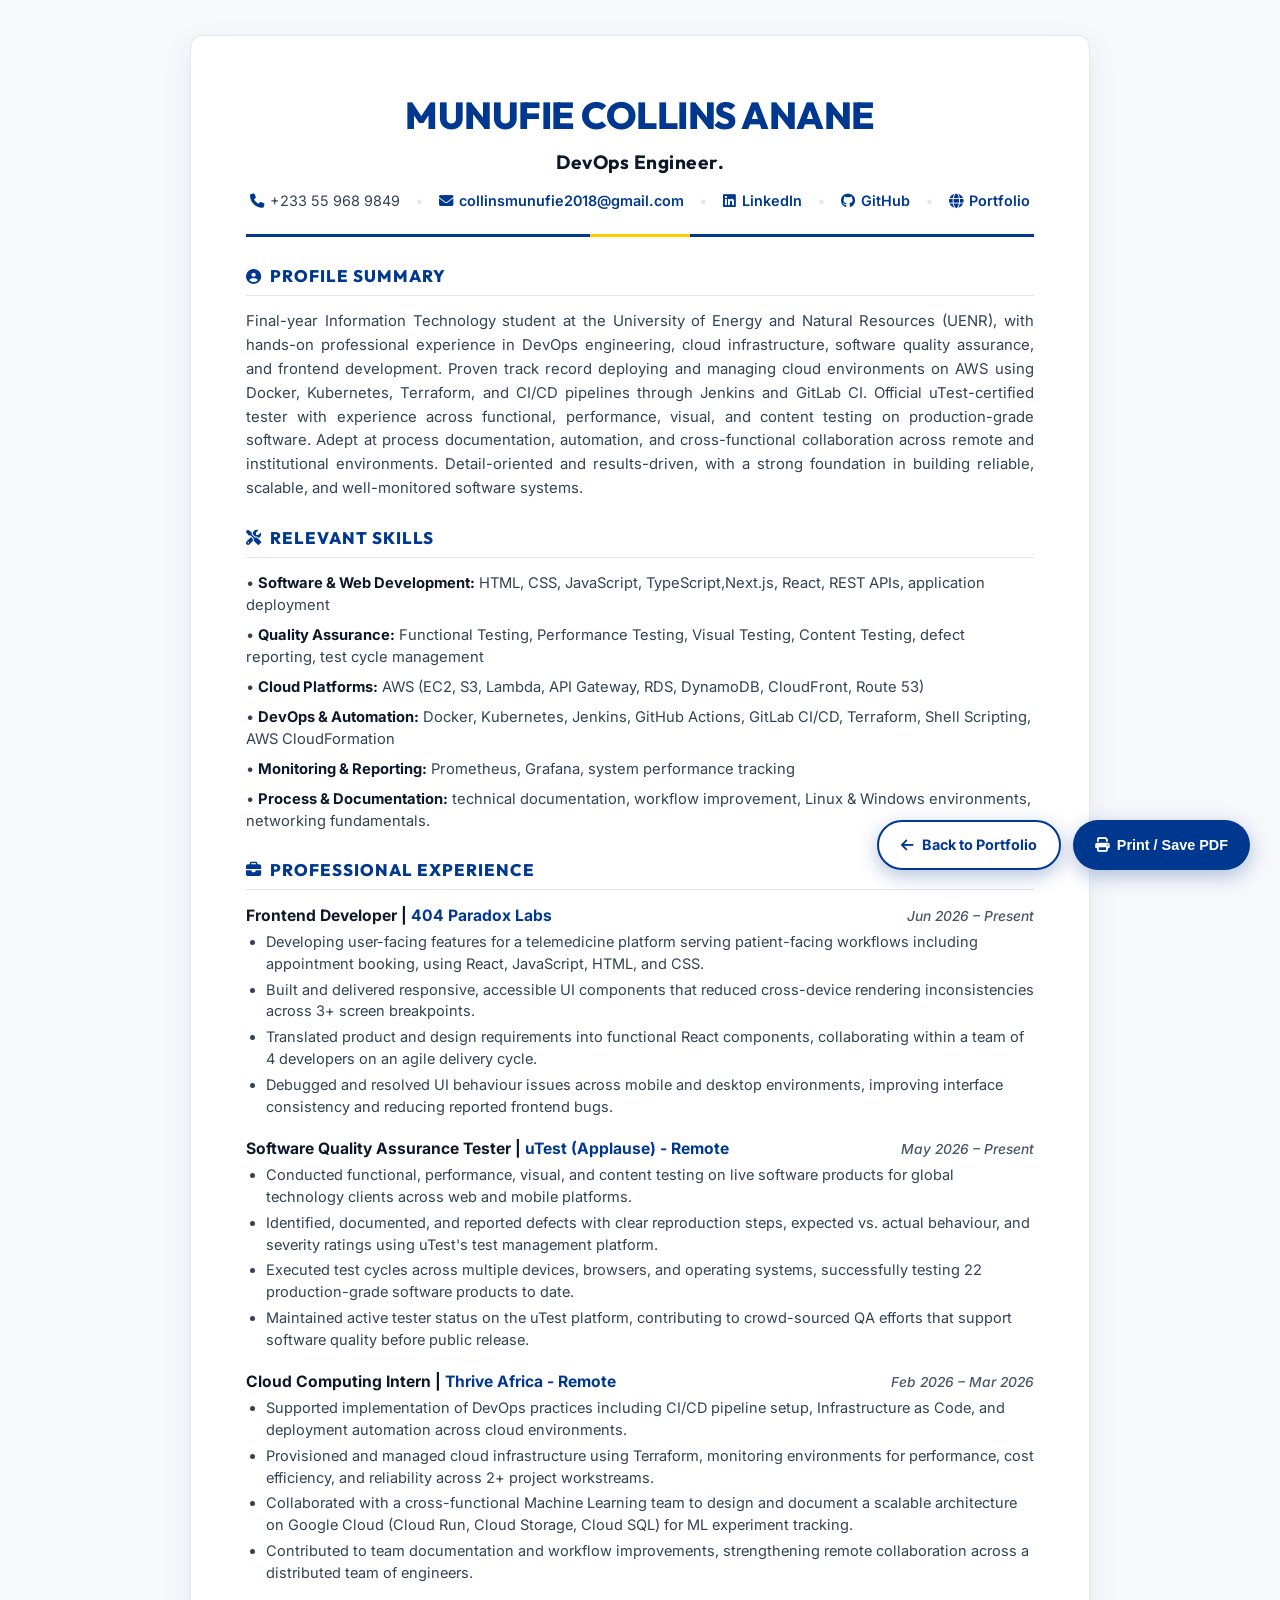
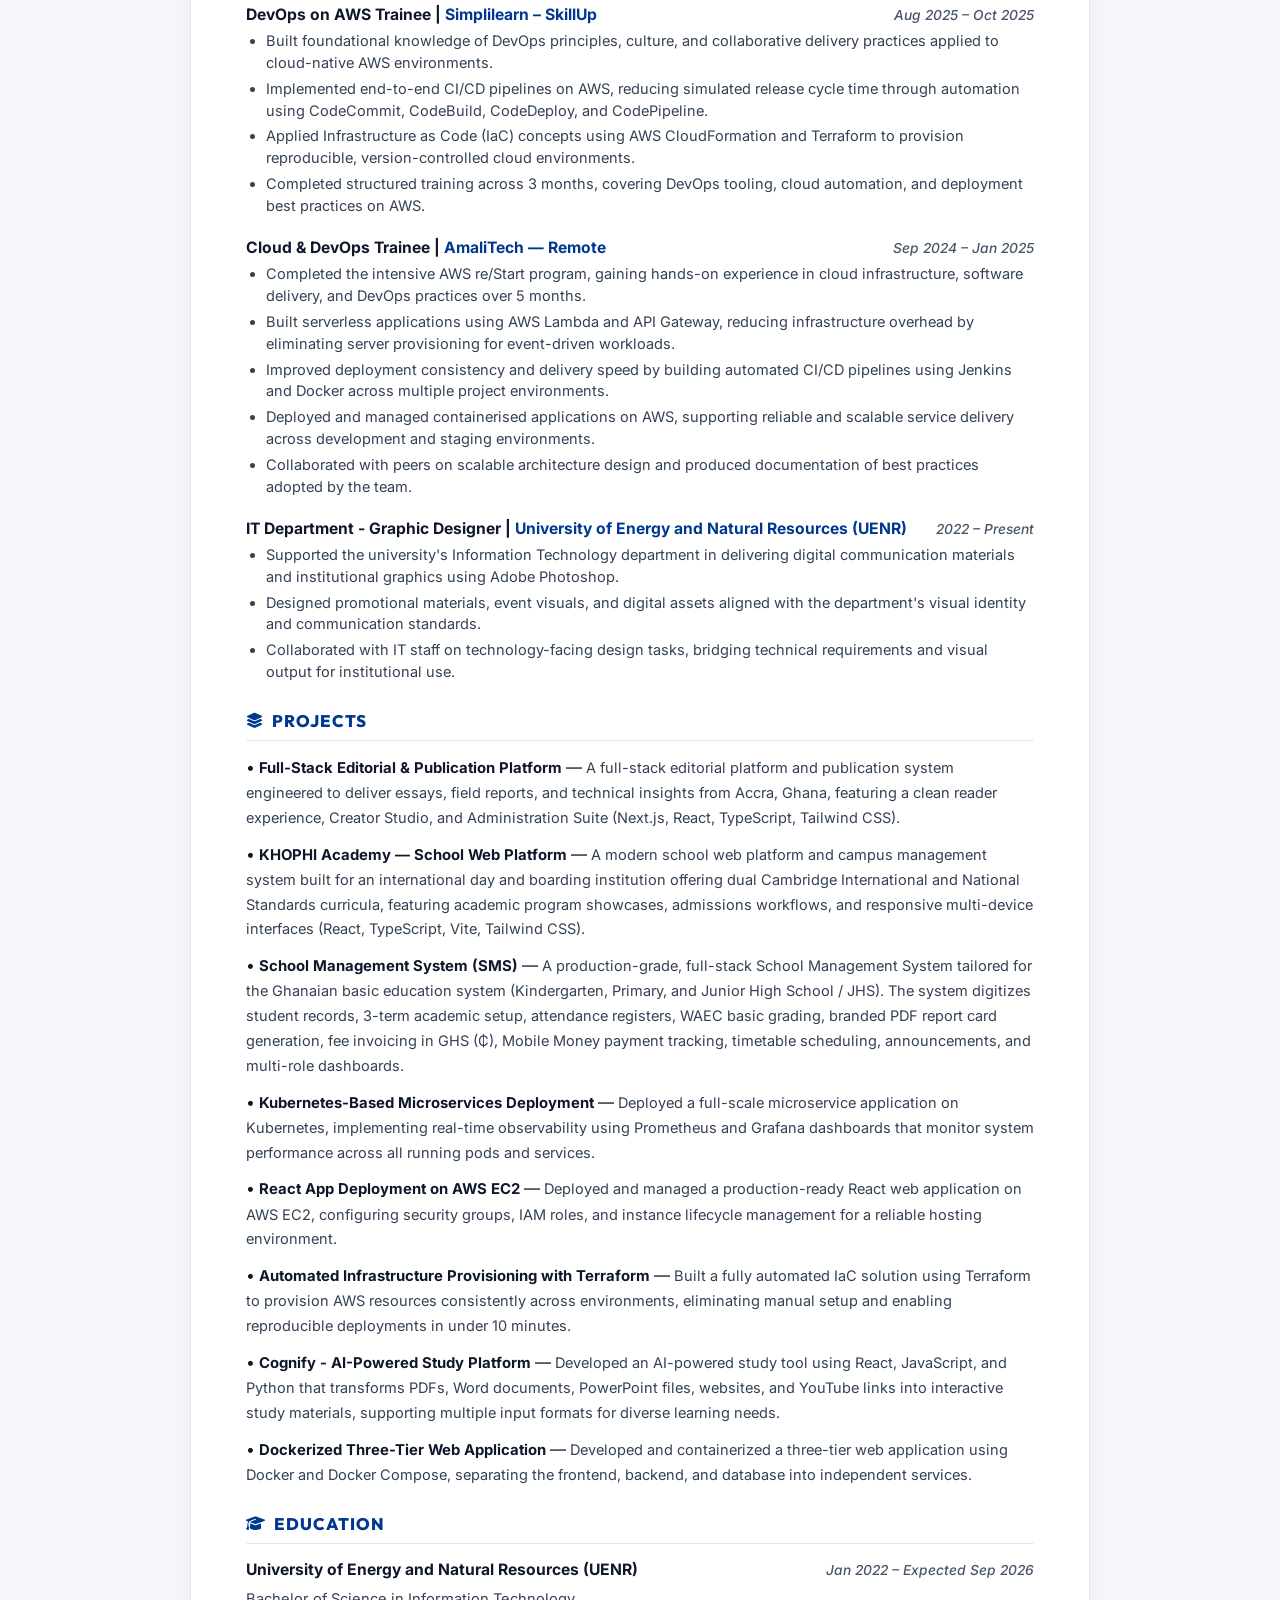
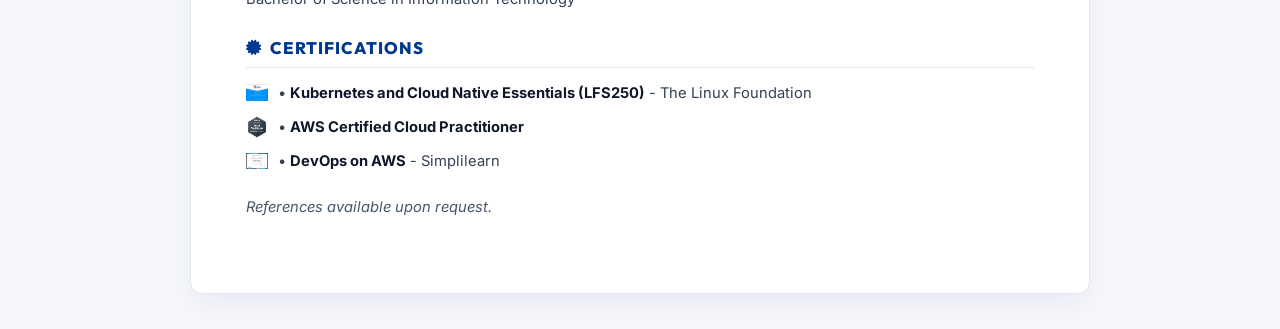
<file: resume.html>
<!doctype html>
<html lang="en">

<head>
  <meta charset="UTF-8" />
  <meta name="viewport" content="width=device-width, initial-scale=1.0" />
  <title>Resume | Munufie Collins Anane - DevOps Engineer</title>
  <link rel="stylesheet" href="https://cdnjs.cloudflare.com/ajax/libs/font-awesome/6.5.1/css/all.min.css" />
  <link
    href="https://fonts.googleapis.com/css2?family=Inter:wght@300;400;500;600;700;800&family=Outfit:wght@500;600;700;800;900&display=swap"
    rel="stylesheet" />
  <style>
    :root {
      --primary: #ffcb01;
      --primary-glow: rgba(255, 203, 1, 0.35);
      --secondary: #00388f;
      --secondary-light: rgba(0, 56, 143, 0.08);
      --text-main: #0f172a;
      --text-secondary: #334155;
      --text-light: #475569;
      --text-muted: #64748b;
      --border: #e2e8f0;
      --bg-page: #f7f8fb;
      --bg-tag: #f1f5f9;
      --radius: 8px;
    }

    * {
      margin: 0;
      padding: 0;
      box-sizing: border-box;
    }

    body {
      font-family: "Inter", -apple-system, BlinkMacSystemFont, "Segoe UI", Roboto, sans-serif;
      line-height: 1.55;
      color: var(--text-main);
      background: var(--bg-page);
      padding: 35px 20px;
    }

    .resume-container {
      max-width: 900px;
      margin: 0 auto;
      background: #ffffff;
      padding: 50px 55px;
      box-shadow: 0 10px 30px rgba(0, 56, 143, 0.07);
      border-radius: 12px;
      border: 1px solid var(--border);
    }

    /* Header */
    header {
      text-align: center;
      border-bottom: 3px solid var(--secondary);
      padding-bottom: 22px;
      margin-bottom: 26px;
      position: relative;
    }

    header::after {
      content: "";
      position: absolute;
      bottom: -3px;
      left: 50%;
      transform: translateX(-50%);
      width: 100px;
      height: 3px;
      background: var(--primary);
    }

    h1 {
      font-family: "Outfit", sans-serif;
      font-size: 2.35rem;
      font-weight: 800;
      color: var(--secondary);
      letter-spacing: -0.5px;
      margin-bottom: 4px;
      text-transform: uppercase;
    }

    .subtitle {
      font-family: "Outfit", sans-serif;
      font-size: 1.2rem;
      color: var(--text-main);
      font-weight: 700;
      margin-bottom: 12px;
      letter-spacing: 0.5px;
    }

    .contact-info {
      display: flex;
      justify-content: center;
      align-items: center;
      gap: 16px;
      flex-wrap: wrap;
      font-size: 0.9rem;
      color: var(--text-secondary);
    }

    .contact-info a {
      color: var(--secondary);
      text-decoration: none;
      font-weight: 600;
      transition: color 0.2s ease;
    }

    .contact-info a:hover {
      color: #002255;
      text-decoration: underline;
    }

    .contact-info span {
      display: inline-flex;
      align-items: center;
      gap: 6px;
    }

    .contact-info span i {
      color: var(--secondary);
    }

    .divider-dot {
      color: var(--border);
      font-weight: bold;
    }

    /* Sections */
    section {
      margin-bottom: 24px;
    }

    h2 {
      font-family: "Outfit", sans-serif;
      font-size: 1.05rem;
      font-weight: 800;
      text-transform: uppercase;
      letter-spacing: 1px;
      border-bottom: 1.5px solid var(--border);
      padding-bottom: 6px;
      margin-bottom: 14px;
      color: var(--secondary);
      display: flex;
      align-items: center;
      gap: 8px;
    }

    h2 i {
      font-size: 0.95rem;
      color: var(--secondary);
    }

    /* Profile Summary */
    .summary p {
      font-size: 0.93rem;
      color: var(--text-secondary);
      line-height: 1.6;
      text-align: justify;
    }

    /* Relevant Skills */
    .skills-grid-list {
      display: flex;
      flex-direction: column;
      gap: 8px;
    }

    .skill-row {
      font-size: 0.92rem;
      line-height: 1.5;
      color: var(--text-secondary);
    }

    .skill-row strong {
      color: var(--text-main);
      font-weight: 700;
    }

    /* Experience & Jobs */
    .job {
      margin-bottom: 18px;
    }

    .job:last-child {
      margin-bottom: 0;
    }

    .job-header {
      display: flex;
      justify-content: space-between;
      align-items: baseline;
      margin-bottom: 4px;
      flex-wrap: wrap;
      gap: 4px;
    }

    .job-title {
      font-weight: 700;
      font-size: 0.98rem;
      color: var(--text-main);
    }

    .job-company {
      color: var(--secondary);
      font-weight: 700;
    }

    .job-date {
      font-size: 0.86rem;
      color: var(--text-light);
      font-style: italic;
      font-weight: 500;
    }

    ul {
      padding-left: 20px;
      margin-top: 4px;
    }

    li {
      margin-bottom: 4px;
      color: var(--text-secondary);
      font-size: 0.91rem;
      line-height: 1.5;
    }

    li:last-child {
      margin-bottom: 0;
    }

    /* Projects */
    .project-item {
      margin-bottom: 12px;
    }

    .project-item:last-child {
      margin-bottom: 0;
    }

    .project-item strong {
      color: var(--text-main);
      font-size: 0.93rem;
    }

    .project-item span {
      color: var(--text-secondary);
      font-size: 0.91rem;
      line-height: 1.5;
    }

    /* Education & Certifications */
    .edu-block {
      margin-bottom: 6px;
    }

    .cert-list {
      list-style: none;
      padding-left: 0;
      display: flex;
      flex-direction: column;
      gap: 8px;
    }

    .cert-list li {
      display: flex;
      align-items: center;
      gap: 10px;
      font-size: 0.92rem;
    }

    .cert-list li img {
      width: 22px;
      height: 22px;
      object-fit: contain;
      border-radius: 4px;
    }

    .cert-list li strong {
      color: var(--text-main);
    }

    /* References */
    .references-text {
      font-size: 0.92rem;
      color: var(--text-light);
      font-style: italic;
    }

    /* Action Buttons */
    .action-bar {
      position: fixed;
      bottom: 30px;
      right: 30px;
      display: flex;
      gap: 12px;
      z-index: 100;
    }

    .action-btn {
      background: var(--secondary);
      color: #ffffff;
      border: none;
      padding: 12px 22px;
      border-radius: 50px;
      cursor: pointer;
      box-shadow: 0 6px 20px rgba(0, 56, 143, 0.3);
      font-weight: 700;
      font-size: 0.9rem;
      display: inline-flex;
      align-items: center;
      gap: 8px;
      text-decoration: none;
      transition: transform 0.2s ease, background 0.2s ease;
    }

    .action-btn:hover {
      background: #002766;
      transform: translateY(-2px);
    }

    .action-btn.secondary-btn {
      background: #ffffff;
      color: var(--secondary);
      border: 2px solid var(--secondary);
    }

    .action-btn.secondary-btn:hover {
      background: var(--secondary-light);
    }

    /* Print Optimizations */
    @media print {
      .action-bar {
        display: none;
      }

      body {
        padding: 0;
        background: #ffffff;
        color: #000000;
        font-size: 10pt;
      }

      .resume-container {
        box-shadow: none;
        border: none;
        padding: 0;
        max-width: 100%;
      }

      header {
        padding-bottom: 12px;
        margin-bottom: 16px;
      }

      section {
        margin-bottom: 16px;
        page-break-inside: avoid;
      }

      h1 {
        font-size: 1.8rem;
      }

      .subtitle {
        font-size: 1rem;
      }

      .contact-info {
        font-size: 8.5pt;
      }

      h2 {
        font-size: 9.5pt;
        margin-bottom: 8px;
        padding-bottom: 4px;
      }

      li,
      p,
      .skill-row,
      .project-item span {
        font-size: 8.8pt;
        line-height: 1.4;
      }
    }

    @media (max-width: 650px) {
      .resume-container {
        padding: 30px 20px;
      }

      .job-header {
        flex-direction: column;
      }

      .contact-info {
        flex-direction: column;
        gap: 6px;
      }

      .divider-dot {
        display: none;
      }
    }
  </style>
</head>

<body>
  <div class="resume-container">
    <!-- Header -->
    <header>
      <h1>MUNUFIE COLLINS ANANE</h1>
      <div class="subtitle">DevOps Engineer.</div>
      <div class="contact-info">
        <span><i class="fas fa-phone"></i> +233 55 968 9849</span>
        <span class="divider-dot">•</span>
        <span><i class="fas fa-envelope"></i> <a
            href="mailto:collinsmunufie2018@gmail.com">collinsmunufie2018@gmail.com</a></span>
        <span class="divider-dot">•</span>
        <span><i class="fab fa-linkedin"></i> <a href="https://www.linkedin.com/in/collins-munufie/"
            target="_blank">LinkedIn</a></span>
        <span class="divider-dot">•</span>
        <span><i class="fab fa-github"></i> <a href="https://github.com/Collins-Munufie"
            target="_blank">GitHub</a></span>
        <span class="divider-dot">•</span>
        <span><i class="fas fa-globe"></i> <a href="https://collinsmunufie.netlify.app/"
            target="_blank">Portfolio</a></span>
      </div>
    </header>

    <!-- Profile Summary -->
    <section class="summary">
      <h2><i class="fas fa-user-circle"></i> PROFILE SUMMARY</h2>
      <p>
        Final-year Information Technology student at the University of Energy and Natural Resources (UENR), with
        hands-on professional experience in DevOps engineering, cloud infrastructure, software quality assurance, and
        frontend development. Proven track record deploying and managing cloud environments on AWS using Docker,
        Kubernetes, Terraform, and CI/CD pipelines through Jenkins and GitLab CI. Official uTest-certified tester with
        experience across functional, performance, visual, and content testing on production-grade software. Adept at
        process documentation, automation, and cross-functional collaboration across remote and institutional
        environments. Detail-oriented and results-driven, with a strong foundation in building reliable, scalable, and
        well-monitored software systems.
      </p>
    </section>

    <!-- Relevant Skills -->
    <section class="skills">
      <h2><i class="fas fa-tools"></i> RELEVANT SKILLS</h2>
      <div class="skills-grid-list">
        <div class="skill-row">
          • <strong>Software & Web Development:</strong> HTML, CSS, JavaScript, TypeScript,Next.js, React, REST APIs,
          application deployment
        </div>
        <div class="skill-row">
          • <strong>Quality Assurance:</strong> Functional Testing, Performance Testing, Visual Testing, Content
          Testing, defect reporting, test cycle management
        </div>
        <div class="skill-row">
          • <strong>Cloud Platforms:</strong> AWS (EC2, S3, Lambda, API Gateway, RDS, DynamoDB, CloudFront, Route 53)
        </div>
        <div class="skill-row">
          • <strong>DevOps & Automation:</strong> Docker, Kubernetes, Jenkins, GitHub Actions, GitLab CI/CD, Terraform,
          Shell Scripting, AWS CloudFormation
        </div>
        <div class="skill-row">
          • <strong>Monitoring & Reporting:</strong> Prometheus, Grafana, system performance tracking
        </div>
        <div class="skill-row">
          • <strong>Process & Documentation:</strong> technical documentation, workflow improvement, Linux & Windows
          environments, networking fundamentals.
        </div>
      </div>
    </section>

    <!-- Professional Experience -->
    <section class="experience">
      <h2><i class="fas fa-briefcase"></i> PROFESSIONAL EXPERIENCE</h2>

      <!-- Role 1: 404 Paradox Labs -->
      <div class="job">
        <div class="job-header">
          <span class="job-title">Frontend Developer | <span class="job-company">404 Paradox Labs</span></span>
          <span class="job-date">Jun 2026 – Present</span>
        </div>
        <ul>
          <li>Developing user-facing features for a telemedicine platform serving patient-facing workflows including
            appointment booking, using React, JavaScript, HTML, and CSS.</li>
          <li>Built and delivered responsive, accessible UI components that reduced cross-device rendering
            inconsistencies across 3+ screen breakpoints.</li>
          <li>Translated product and design requirements into functional React components, collaborating within a team
            of 4 developers on an agile delivery cycle.</li>
          <li>Debugged and resolved UI behaviour issues across mobile and desktop environments, improving interface
            consistency and reducing reported frontend bugs.</li>
        </ul>
      </div>

      <!-- Role 2: uTest -->
      <div class="job">
        <div class="job-header">
          <span class="job-title">Software Quality Assurance Tester | <span class="job-company">uTest (Applause) -
              Remote</span></span>
          <span class="job-date">May 2026 – Present</span>
        </div>
        <ul>
          <li>Conducted functional, performance, visual, and content testing on live software products for global
            technology clients across web and mobile platforms.</li>
          <li>Identified, documented, and reported defects with clear reproduction steps, expected vs. actual behaviour,
            and severity ratings using uTest's test management platform.</li>
          <li>Executed test cycles across multiple devices, browsers, and operating systems, successfully testing 22
            production-grade software products to date.</li>
          <li>Maintained active tester status on the uTest platform, contributing to crowd-sourced QA efforts that
            support software quality before public release.</li>
        </ul>
      </div>

      <!-- Role 3: Thrive Africa -->
      <div class="job">
        <div class="job-header">
          <span class="job-title">Cloud Computing Intern | <span class="job-company">Thrive Africa -
              Remote</span></span>
          <span class="job-date">Feb 2026 – Mar 2026</span>
        </div>
        <ul>
          <li>Supported implementation of DevOps practices including CI/CD pipeline setup, Infrastructure as Code, and
            deployment automation across cloud environments.</li>
          <li>Provisioned and managed cloud infrastructure using Terraform, monitoring environments for performance,
            cost efficiency, and reliability across 2+ project workstreams.</li>
          <li>Collaborated with a cross-functional Machine Learning team to design and document a scalable architecture
            on Google Cloud (Cloud Run, Cloud Storage, Cloud SQL) for ML experiment tracking.</li>
          <li>Contributed to team documentation and workflow improvements, strengthening remote collaboration across a
            distributed team of engineers.</li>
        </ul>
      </div>

      <!-- Role 4: Simplilearn -->
      <div class="job">
        <div class="job-header">
          <span class="job-title">DevOps on AWS Trainee | <span class="job-company">Simplilearn – SkillUp</span></span>
          <span class="job-date">Aug 2025 – Oct 2025</span>
        </div>
        <ul>
          <li>Built foundational knowledge of DevOps principles, culture, and collaborative delivery practices applied
            to cloud-native AWS environments.</li>
          <li>Implemented end-to-end CI/CD pipelines on AWS, reducing simulated release cycle time through automation
            using CodeCommit, CodeBuild, CodeDeploy, and CodePipeline.</li>
          <li>Applied Infrastructure as Code (IaC) concepts using AWS CloudFormation and Terraform to provision
            reproducible, version-controlled cloud environments.</li>
          <li>Completed structured training across 3 months, covering DevOps tooling, cloud automation, and deployment
            best practices on AWS.</li>
        </ul>
      </div>

      <!-- Role 5: AmaliTech -->
      <div class="job">
        <div class="job-header">
          <span class="job-title">Cloud & DevOps Trainee | <span class="job-company">AmaliTech — Remote</span></span>
          <span class="job-date">Sep 2024 – Jan 2025</span>
        </div>
        <ul>
          <li>Completed the intensive AWS re/Start program, gaining hands-on experience in cloud infrastructure,
            software delivery, and DevOps practices over 5 months.</li>
          <li>Built serverless applications using AWS Lambda and API Gateway, reducing infrastructure overhead by
            eliminating server provisioning for event-driven workloads.</li>
          <li>Improved deployment consistency and delivery speed by building automated CI/CD pipelines using Jenkins and
            Docker across multiple project environments.</li>
          <li>Deployed and managed containerised applications on AWS, supporting reliable and scalable service delivery
            across development and staging environments.</li>
          <li>Collaborated with peers on scalable architecture design and produced documentation of best practices
            adopted by the team.</li>
        </ul>
      </div>

      <!-- Role 6: UENR IT Graphic Designer -->
      <div class="job">
        <div class="job-header">
          <span class="job-title">IT Department - Graphic Designer | <span class="job-company">University of Energy and
              Natural Resources (UENR)</span></span>
          <span class="job-date">2022 – Present</span>
        </div>
        <ul>
          <li>Supported the university's Information Technology department in delivering digital communication materials
            and institutional graphics using Adobe Photoshop.</li>
          <li>Designed promotional materials, event visuals, and digital assets aligned with the department's visual
            identity and communication standards.</li>
          <li>Collaborated with IT staff on technology-facing design tasks, bridging technical requirements and visual
            output for institutional use.</li>
        </ul>
      </div>
    </section>

    <!-- Projects -->
    <section class="projects">
      <h2><i class="fas fa-layer-group"></i> PROJECTS</h2>
      <div class="project-item">
        • <strong>Full-Stack Editorial & Publication Platform</strong> — <span>A full-stack editorial platform and
          publication system engineered to deliver essays, field reports, and technical insights from Accra, Ghana,
          featuring a clean reader experience, Creator Studio, and Administration Suite (Next.js, React, TypeScript,
          Tailwind CSS).</span>
      </div>
      <div class="project-item">
        • <strong>KHOPHI Academy — School Web Platform</strong> — <span>A modern school web platform and campus
          management system built for an international day and boarding institution offering dual Cambridge
          International and National Standards curricula, featuring academic program showcases, admissions workflows,
          and responsive multi-device interfaces (React, TypeScript, Vite, Tailwind CSS).</span>
      </div>
      <div class="project-item">
        • <strong>School Management System (SMS)</strong> — <span>A production-grade, full-stack School Management
          System tailored for the Ghanaian basic education system (Kindergarten, Primary, and Junior High School / JHS).
          The system digitizes student records, 3-term academic setup, attendance registers, WAEC basic grading, branded
          PDF report card generation, fee invoicing in GHS (₵), Mobile Money payment tracking, timetable scheduling,
          announcements, and multi-role dashboards.</span>
      </div>
      <div class="project-item">
        • <strong>Kubernetes-Based Microservices Deployment</strong> — <span>Deployed a full-scale microservice
          application on Kubernetes, implementing real-time observability using Prometheus and Grafana dashboards that
          monitor system performance across all running pods and services.</span>
      </div>
      <div class="project-item">
        • <strong>React App Deployment on AWS EC2</strong> — <span>Deployed and managed a production-ready React web
          application on AWS EC2, configuring security groups, IAM roles, and instance lifecycle management for a
          reliable hosting environment.</span>
      </div>
      <div class="project-item">
        • <strong>Automated Infrastructure Provisioning with Terraform</strong> — <span>Built a fully automated IaC
          solution using Terraform to provision AWS resources consistently across environments, eliminating manual setup
          and enabling reproducible deployments in under 10 minutes.</span>
      </div>
      <div class="project-item">
        • <strong>Cognify - AI-Powered Study Platform</strong> — <span>Developed an AI-powered study tool using React,
          JavaScript, and Python that transforms PDFs, Word documents, PowerPoint files, websites, and YouTube links
          into interactive study materials, supporting multiple input formats for diverse learning needs.</span>
      </div>
      <div class="project-item">
        • <strong>Dockerized Three-Tier Web Application</strong> — <span>Developed and containerized a three-tier web
          application using Docker and Docker Compose, separating the frontend, backend, and database into independent
          services.</span>
      </div>
    </section>

    <!-- Education -->
    <section class="education">
      <h2><i class="fas fa-graduation-cap"></i> EDUCATION</h2>
      <div class="job-header edu-block">
        <span class="job-title">University of Energy and Natural Resources (UENR)</span>
        <span class="job-date">Jan 2022 – Expected Sep 2026</span>
      </div>
      <p style="font-size: 0.92rem; color: var(--text-secondary);">Bachelor of Science in Information Technology</p>
    </section>

    <!-- Certifications -->
    <section class="certifications">
      <h2><i class="fas fa-certificate"></i> CERTIFICATIONS</h2>
      <ul class="cert-list">
        <li>
          <img src="Linux-foundation.png" alt="Linux Foundation" />
          <span>• <strong>Kubernetes and Cloud Native Essentials (LFS250)</strong> - The Linux Foundation</span>
        </li>
        <li>
          <img src="aws-certified-cloud-practitioner.png" alt="AWS" />
          <span>• <strong>AWS Certified Cloud Practitioner</strong></span>
        </li>
        <li>
          <img src="Simplilearn.png" alt="Simplilearn" />
          <span>• <strong>DevOps on AWS</strong> - Simplilearn</span>
        </li>
      </ul>
    </section>

    <!-- References -->
    <section class="references">
      <p class="references-text">References available upon request.</p>
    </section>
  </div>

  <!-- Action Bar -->
  <div class="action-bar">
    <a href="index.html" class="action-btn secondary-btn">
      <i class="fas fa-arrow-left"></i> Back to Portfolio
    </a>
    <button class="action-btn" onclick="window.print()">
      <i class="fas fa-print"></i> Print / Save PDF
    </button>
  </div>
</body>

</html>
</file>
